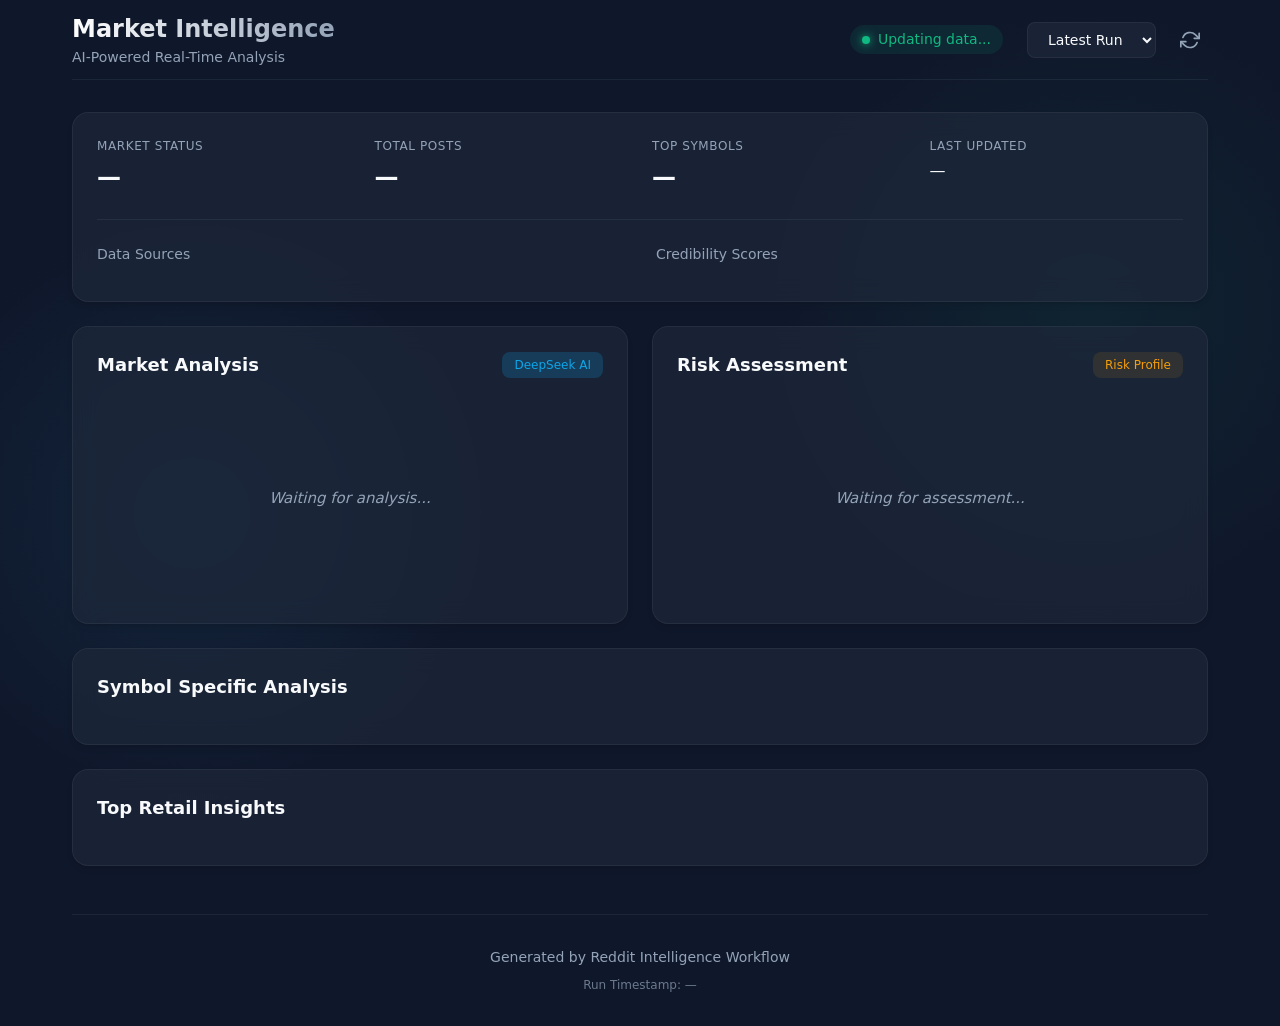
<file: index.html>
<!DOCTYPE html>
<html lang="en">
<head>
  <meta charset="UTF-8">
  <meta http-equiv="refresh" content="0; url=frontend/">
  <title>Reddit Intelligence Dashboard</title>
  <link rel="canonical" href="frontend/">
</head>
<body>
  <div style="font-family: Arial, sans-serif; text-align: center; padding: 50px;">
    <h1>Reddit Intelligence Dashboard</h1>
    <p>Redirecting to the main dashboard...</p>
    <p><a href="frontend/">Click here if you are not redirected automatically</a></p>
  </div>
</body>
</html>
</file>
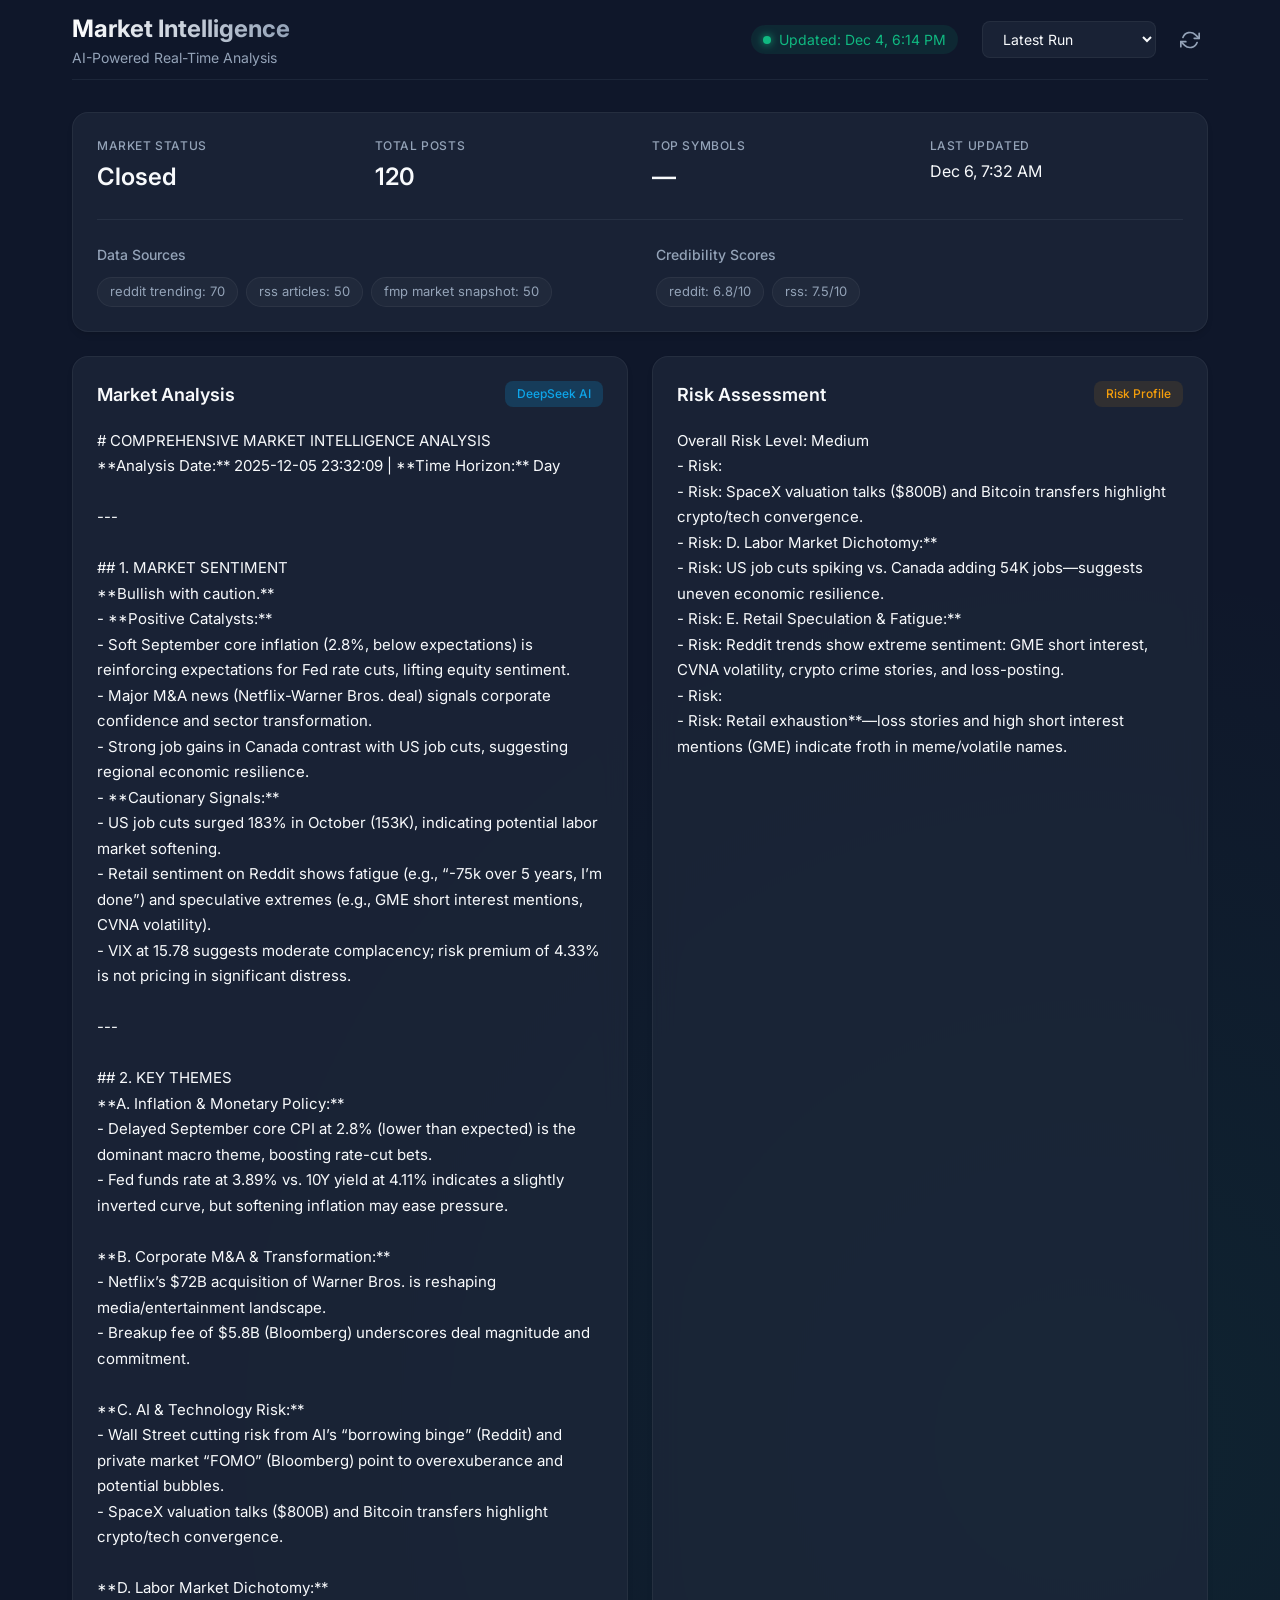
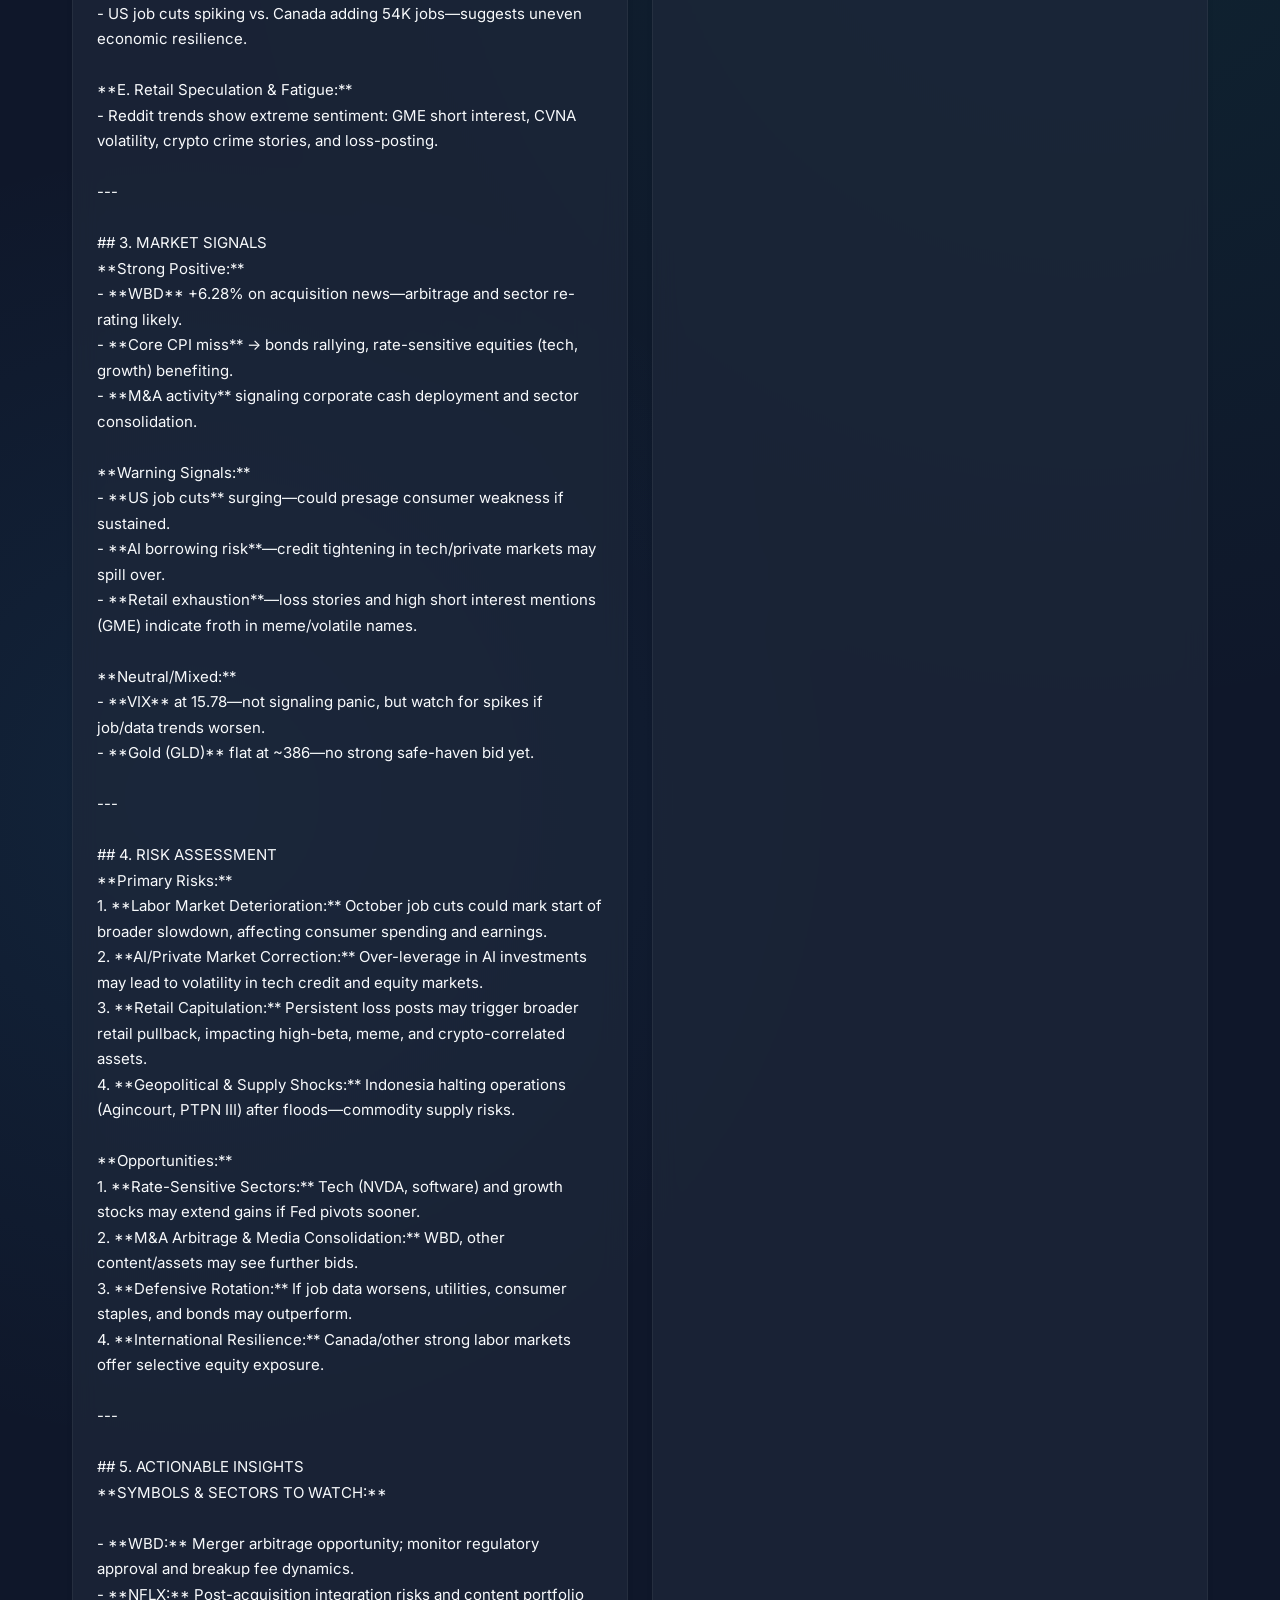
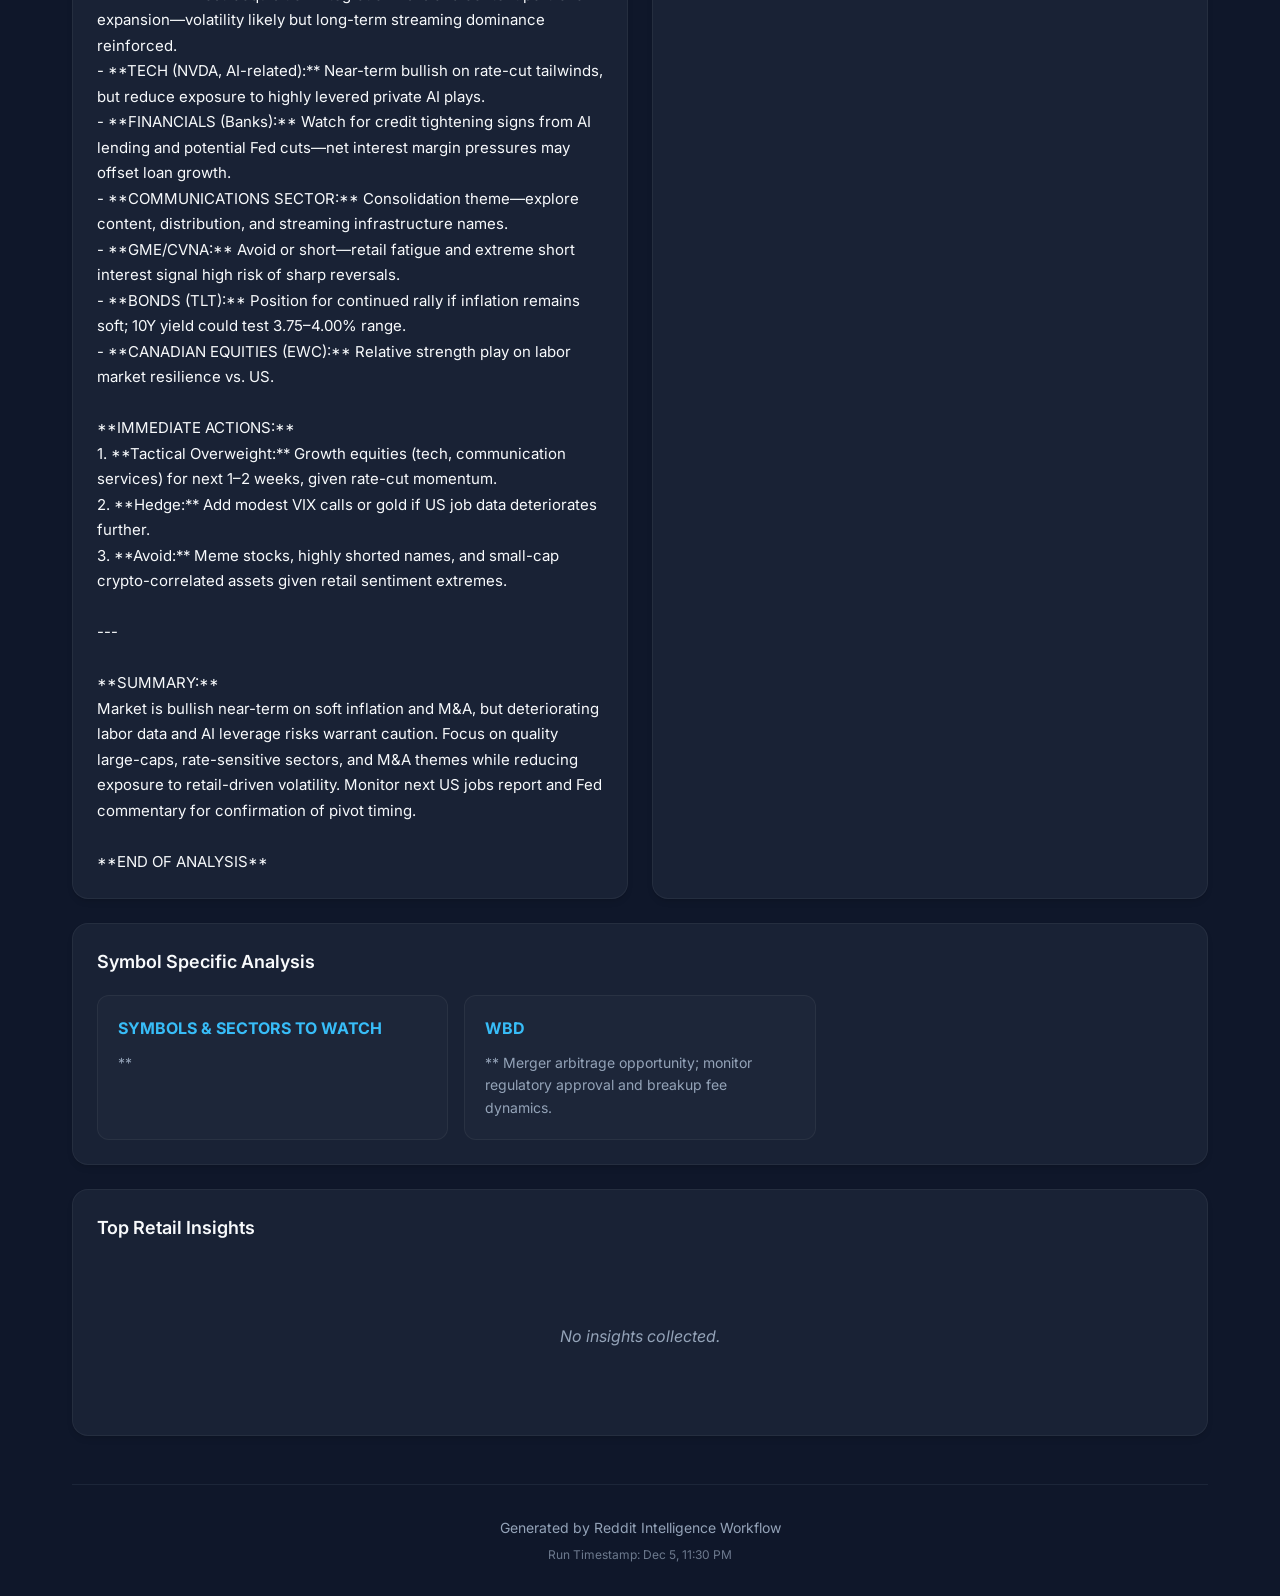
<file: frontend/index.html>
<!DOCTYPE html>
<html lang="en">

<head>
  <meta charset="UTF-8">
  <meta http-equiv="X-UA-Compatible" content="IE=edge">
  <meta name="viewport" content="width=device-width, initial-scale=1.0">
  <title>Market Intelligence Dashboard</title>
  <link rel="stylesheet" href="styles.css">
  <link rel="preconnect" href="https://fonts.googleapis.com">
  <link rel="preconnect" href="https://fonts.gstatic.com" crossorigin>
  <link href="https://fonts.googleapis.com/css2?family=Inter:wght@300;400;500;600;700&display=swap" rel="stylesheet">
</head>

<body>
  <div class="app-container">
    <header class="page-header">
      <div class="header-content">
        <div class="header-title">
          <h1>Market Intelligence</h1>
          <p class="subtitle">AI-Powered Real-Time Analysis</p>
        </div>
        <div class="header-actions">
          <div class="status-indicator" id="statusBanner" hidden>
            <span class="status-dot"></span>
            <span id="statusMessage"></span>
          </div>
          <div class="controls">
            <select id="historySelect" class="history-select">
              <option value="">Latest Run</option>
            </select>
            <button id="refreshButton" class="icon-button" aria-label="Refresh">
              <svg xmlns="http://www.w3.org/2000/svg" width="20" height="20" viewBox="0 0 24 24" fill="none" stroke="currentColor" stroke-width="2" stroke-linecap="round" stroke-linejoin="round"><path d="M23 4v6h-6"></path><path d="M1 20v-6h6"></path><path d="M3.51 9a9 9 0 0 1 14.85-3.36L23 10M1 14l4.64 4.36A9 9 0 0 0 20.49 15"></path></svg>
            </button>
          </div>
        </div>
      </div>
    </header>

    <main class="dashboard-grid">
      <!-- Top Row: Summary Stats -->
      <section class="summary-card full-width">
        <div class="stat-grid">
          <div class="stat-item">
            <span class="stat-label">Market Status</span>
            <span class="stat-value" id="marketStatus">—</span>
          </div>
          <div class="stat-item">
            <span class="stat-label">Total Posts</span>
            <span class="stat-value" id="totalPosts">—</span>
          </div>
          <div class="stat-item">
            <span class="stat-label">Top Symbols</span>
            <span class="stat-value" id="topSymbols">—</span>
          </div>
          <div class="stat-item">
            <span class="stat-label">Last Updated</span>
            <span class="stat-value small" id="generatedAt">—</span>
          </div>
        </div>
        
        <div class="breakdown-grid">
          <div class="breakdown-col">
            <h4>Data Sources</h4>
            <ul id="collectionBreakdown" class="pill-list"></ul>
          </div>
          <div class="breakdown-col">
            <h4>Credibility Scores</h4>
            <ul id="credibilityBreakdown" class="pill-list"></ul>
          </div>
        </div>
      </section>

      <!-- Middle Row: DeepSeek Analysis -->
      <section class="panel analysis-panel">
        <div class="panel-header">
          <h2>Market Analysis</h2>
          <span class="ai-badge">DeepSeek AI</span>
        </div>
        <div class="analysis-content" id="marketAnalysis">
          <div class="loading-state">Waiting for analysis...</div>
        </div>
      </section>

      <section class="panel risk-panel">
        <div class="panel-header">
          <h2>Risk Assessment</h2>
          <span class="ai-badge warning">Risk Profile</span>
        </div>
        <div class="analysis-content" id="riskAssessment">
          <div class="loading-state">Waiting for assessment...</div>
        </div>
      </section>

      <!-- Bottom Row: Detailed Insights -->
      <section class="panel full-width">
        <div class="panel-header">
          <h2>Symbol Specific Analysis</h2>
        </div>
        <div id="symbolAnalyses" class="symbol-grid"></div>
      </section>

      <section class="panel full-width">
        <div class="panel-header">
          <h2>Top Retail Insights</h2>
        </div>
        <div id="topInsights" class="insights-grid"></div>
      </section>
    </main>

    <footer class="page-footer">
      <p>Generated by Reddit Intelligence Workflow</p>
      <p class="meta-info">Run Timestamp: <span id="runTimestamp">—</span></p>
    </footer>
  </div>

  <script src="app.js" defer></script>
</body>

</html>
</file>
<file: frontend/styles.css>
:root {
  /* Color Palette - Premium Dark Mode */
  --bg-dark: #0f172a;
  --bg-card: rgba(30, 41, 59, 0.7);
  --bg-card-hover: rgba(51, 65, 85, 0.8);

  --text-primary: #f8fafc;
  --text-secondary: #94a3b8;
  --text-accent: #38bdf8;

  --accent-primary: #0ea5e9;
  --accent-glow: rgba(14, 165, 233, 0.2);

  --success: #10b981;
  --warning: #f59e0b;
  --danger: #ef4444;

  --border-color: rgba(148, 163, 184, 0.1);
  --glass-border: rgba(255, 255, 255, 0.05);

  /* Spacing & Layout */
  --container-width: 1200px;
  --header-height: 80px;
  --radius-lg: 16px;
  --radius-md: 12px;
  --radius-sm: 8px;
}

* {
  box-sizing: border-box;
  margin: 0;
  padding: 0;
}

body {
  font-family: 'Inter', system-ui, -apple-system, sans-serif;
  background-color: var(--bg-dark);
  background-image:
    radial-gradient(circle at 15% 50%, rgba(56, 189, 248, 0.08), transparent 25%),
    radial-gradient(circle at 85% 30%, rgba(16, 185, 129, 0.08), transparent 25%);
  color: var(--text-primary);
  line-height: 1.5;
  min-height: 100vh;
}

.app-container {
  max-width: var(--container-width);
  margin: 0 auto;
  padding: 0 2rem;
}

/* Header */
.page-header {
  height: var(--header-height);
  display: flex;
  align-items: center;
  margin-bottom: 2rem;
  border-bottom: 1px solid var(--border-color);
}

.header-content {
  width: 100%;
  display: flex;
  justify-content: space-between;
  align-items: center;
}

.header-title h1 {
  font-size: 1.5rem;
  font-weight: 700;
  background: linear-gradient(to right, #fff, #94a3b8);
  -webkit-background-clip: text;
  background-clip: text;
  -webkit-text-fill-color: transparent;
}

.subtitle {
  font-size: 0.875rem;
  color: var(--text-secondary);
}

.header-actions {
  display: flex;
  align-items: center;
  gap: 1.5rem;
}

/* Controls */
.controls {
  display: flex;
  gap: 1rem;
  align-items: center;
}

.history-select {
  background: var(--bg-card);
  border: 1px solid var(--glass-border);
  color: var(--text-primary);
  padding: 0.5rem 1rem;
  border-radius: var(--radius-sm);
  font-family: inherit;
  font-size: 0.875rem;
  cursor: pointer;
  transition: all 0.2s;
}

.history-select:hover {
  background: var(--bg-card-hover);
  border-color: var(--text-secondary);
}

.icon-button {
  background: transparent;
  border: none;
  color: var(--text-secondary);
  cursor: pointer;
  padding: 0.5rem;
  border-radius: var(--radius-sm);
  transition: all 0.2s;
  display: flex;
  align-items: center;
  justify-content: center;
}

.icon-button:hover {
  background: var(--bg-card);
  color: var(--text-primary);
}

/* Status Indicator */
.status-indicator {
  display: flex;
  align-items: center;
  gap: 0.5rem;
  font-size: 0.875rem;
  padding: 0.25rem 0.75rem;
  background: rgba(16, 185, 129, 0.1);
  border-radius: 999px;
  color: var(--success);
}

.status-dot {
  width: 8px;
  height: 8px;
  background: currentColor;
  border-radius: 50%;
  box-shadow: 0 0 8px currentColor;
}

/* Dashboard Grid */
.dashboard-grid {
  display: grid;
  grid-template-columns: repeat(2, 1fr);
  gap: 1.5rem;
  padding-bottom: 3rem;
}

.full-width {
  grid-column: 1 / -1;
}

/* Cards & Panels */
.summary-card,
.panel {
  background: var(--bg-card);
  border: 1px solid var(--glass-border);
  border-radius: var(--radius-lg);
  padding: 1.5rem;
  backdrop-filter: blur(12px);
  box-shadow: 0 4px 6px -1px rgba(0, 0, 0, 0.1), 0 2px 4px -1px rgba(0, 0, 0, 0.06);
}

/* Summary Stats */
.stat-grid {
  display: grid;
  grid-template-columns: repeat(auto-fit, minmax(200px, 1fr));
  gap: 1.5rem;
  margin-bottom: 1.5rem;
}

.stat-item {
  display: flex;
  flex-direction: column;
  gap: 0.25rem;
}

.stat-label {
  font-size: 0.75rem;
  text-transform: uppercase;
  letter-spacing: 0.05em;
  color: var(--text-secondary);
  font-weight: 500;
}

.stat-value {
  font-size: 1.5rem;
  font-weight: 600;
  color: var(--text-primary);
}

.stat-value.small {
  font-size: 1rem;
  font-weight: 400;
}

.breakdown-grid {
  display: grid;
  grid-template-columns: repeat(auto-fit, minmax(250px, 1fr));
  gap: 2rem;
  padding-top: 1.5rem;
  border-top: 1px solid var(--border-color);
}

.breakdown-col h4 {
  font-size: 0.875rem;
  color: var(--text-secondary);
  margin-bottom: 0.75rem;
  font-weight: 500;
}

.pill-list {
  list-style: none;
  display: flex;
  flex-wrap: wrap;
  gap: 0.5rem;
}

.pill-list li {
  font-size: 0.8125rem;
  padding: 0.25rem 0.75rem;
  background: rgba(255, 255, 255, 0.03);
  border: 1px solid var(--glass-border);
  border-radius: 999px;
  color: var(--text-secondary);
}

/* Analysis Panels */
.panel-header {
  display: flex;
  justify-content: space-between;
  align-items: center;
  margin-bottom: 1.25rem;
}

.panel-header h2 {
  font-size: 1.125rem;
  font-weight: 600;
  color: var(--text-primary);
}

.ai-badge {
  font-size: 0.75rem;
  padding: 0.25rem 0.75rem;
  background: var(--accent-glow);
  color: var(--accent-primary);
  border-radius: var(--radius-sm);
  font-weight: 500;
}

.ai-badge.warning {
  background: rgba(245, 158, 11, 0.1);
  color: var(--warning);
}

.analysis-content {
  font-size: 0.9375rem;
  line-height: 1.7;
  color: var(--text-primary);
  white-space: pre-line;
}

.loading-state {
  display: flex;
  align-items: center;
  justify-content: center;
  height: 150px;
  color: var(--text-secondary);
  font-style: italic;
}

/* Symbol Grid */
.symbol-grid {
  display: grid;
  grid-template-columns: repeat(auto-fill, minmax(300px, 1fr));
  gap: 1rem;
}

.symbol-card {
  background: rgba(255, 255, 255, 0.02);
  border: 1px solid var(--glass-border);
  border-radius: var(--radius-md);
  padding: 1.25rem;
  transition: transform 0.2s;
}

.symbol-card:hover {
  transform: translateY(-2px);
  background: rgba(255, 255, 255, 0.04);
}

.symbol-card h3 {
  font-size: 1rem;
  color: var(--text-accent);
  margin-bottom: 0.75rem;
}

.symbol-card p {
  font-size: 0.875rem;
  color: var(--text-secondary);
  line-height: 1.6;
}

/* Insights Grid */
.insights-grid {
  display: grid;
  grid-template-columns: repeat(auto-fill, minmax(350px, 1fr));
  gap: 1rem;
}

.insight-card {
  background: rgba(255, 255, 255, 0.02);
  border: 1px solid var(--glass-border);
  border-radius: var(--radius-md);
  padding: 1.25rem;
  display: flex;
  flex-direction: column;
  gap: 0.75rem;
}

.insight-header {
  display: flex;
  justify-content: space-between;
  align-items: start;
  gap: 1rem;
}

.insight-header h3 {
  font-size: 0.9375rem;
  font-weight: 600;
  line-height: 1.4;
}

.insight-meta {
  display: flex;
  gap: 0.5rem;
  flex-wrap: wrap;
}

.meta-tag {
  font-size: 0.75rem;
  padding: 0.125rem 0.5rem;
  border-radius: 4px;
  background: rgba(255, 255, 255, 0.05);
  color: var(--text-secondary);
}

.insight-content {
  font-size: 0.875rem;
  color: var(--text-secondary);
  line-height: 1.6;
}

.insight-link {
  font-size: 0.8125rem;
  color: var(--accent-primary);
  text-decoration: none;
  margin-top: auto;
  display: inline-flex;
  align-items: center;
  gap: 0.25rem;
}

.insight-link:hover {
  text-decoration: underline;
}

/* Footer */
.page-footer {
  border-top: 1px solid var(--border-color);
  padding: 2rem 0;
  text-align: center;
  color: var(--text-secondary);
  font-size: 0.875rem;
}

.meta-info {
  margin-top: 0.5rem;
  font-size: 0.75rem;
  opacity: 0.7;
}

/* Responsive */
@media (max-width: 768px) {
  .dashboard-grid {
    grid-template-columns: 1fr;
  }

  .header-content {
    flex-direction: column;
    align-items: flex-start;
    gap: 1rem;
  }

  .header-actions {
    width: 100%;
    justify-content: space-between;
  }

  .app-container {
    padding: 0 1rem;
  }
}
</file>
